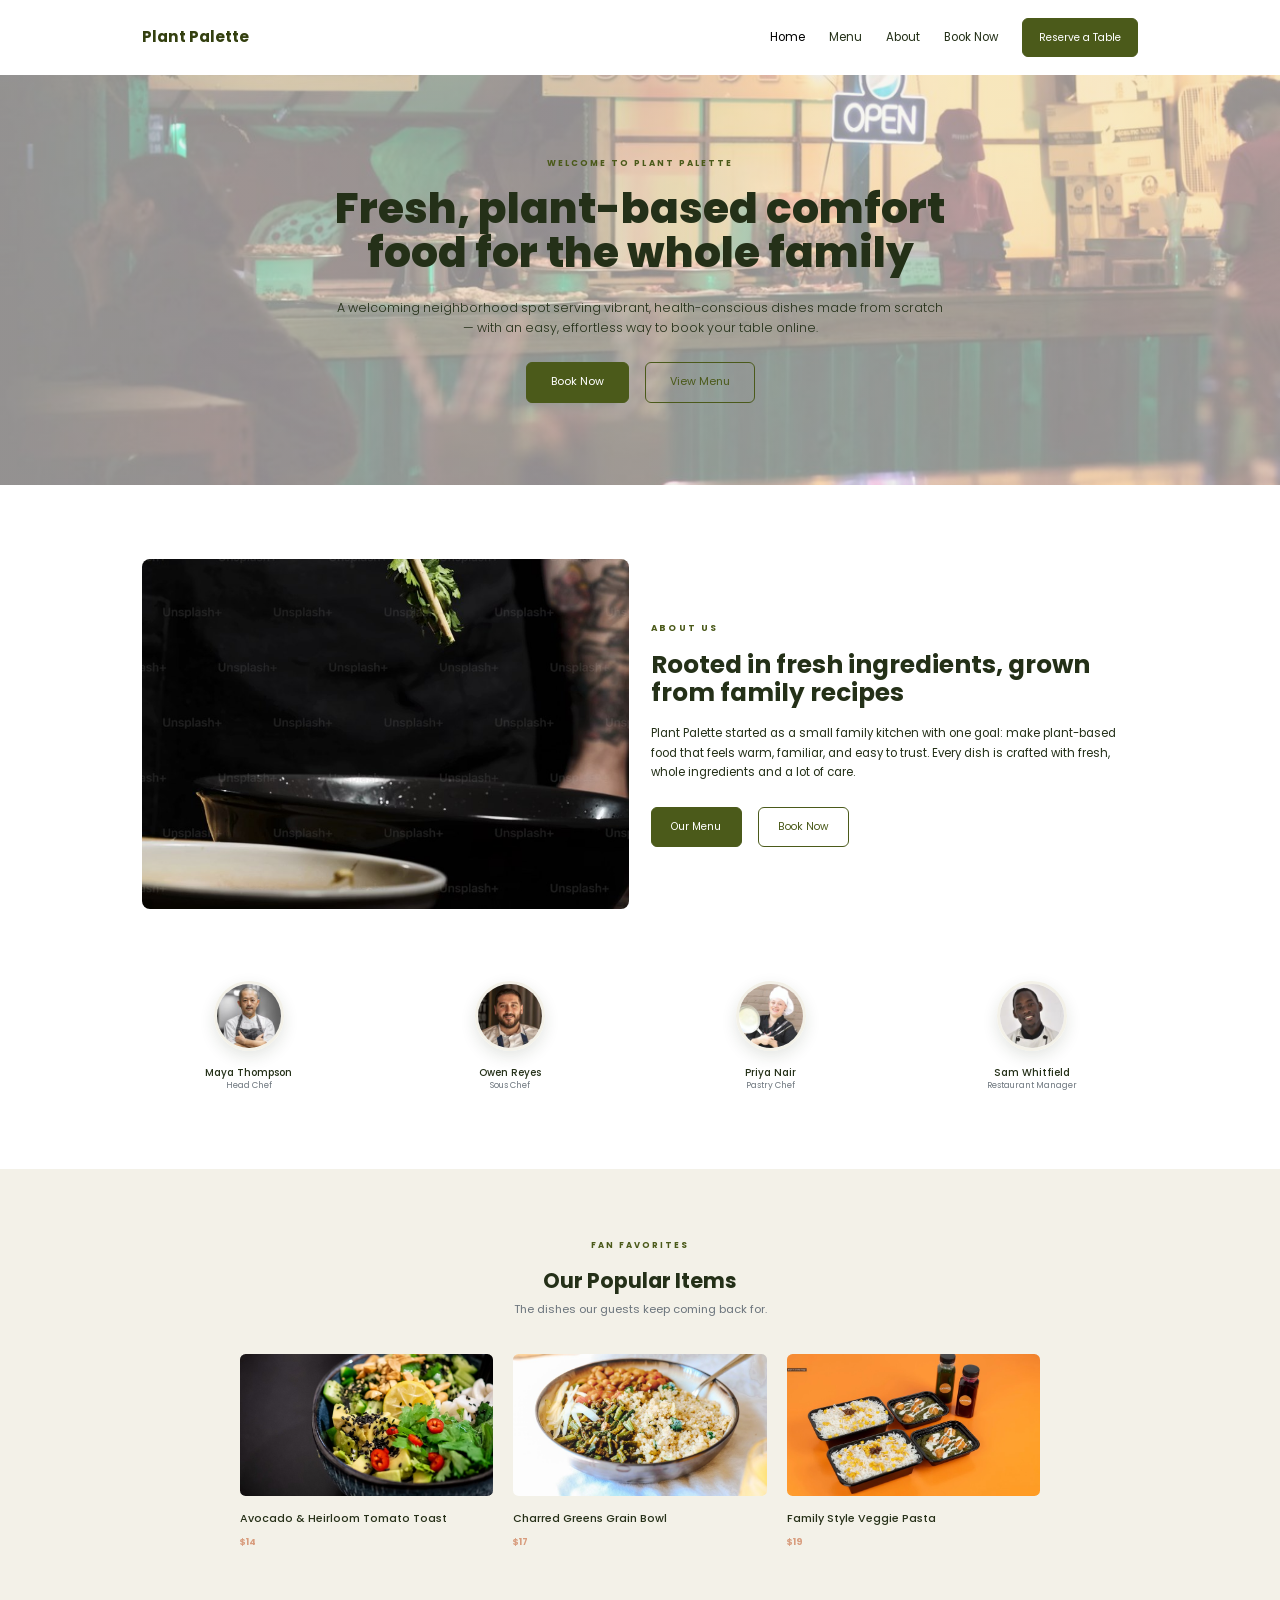
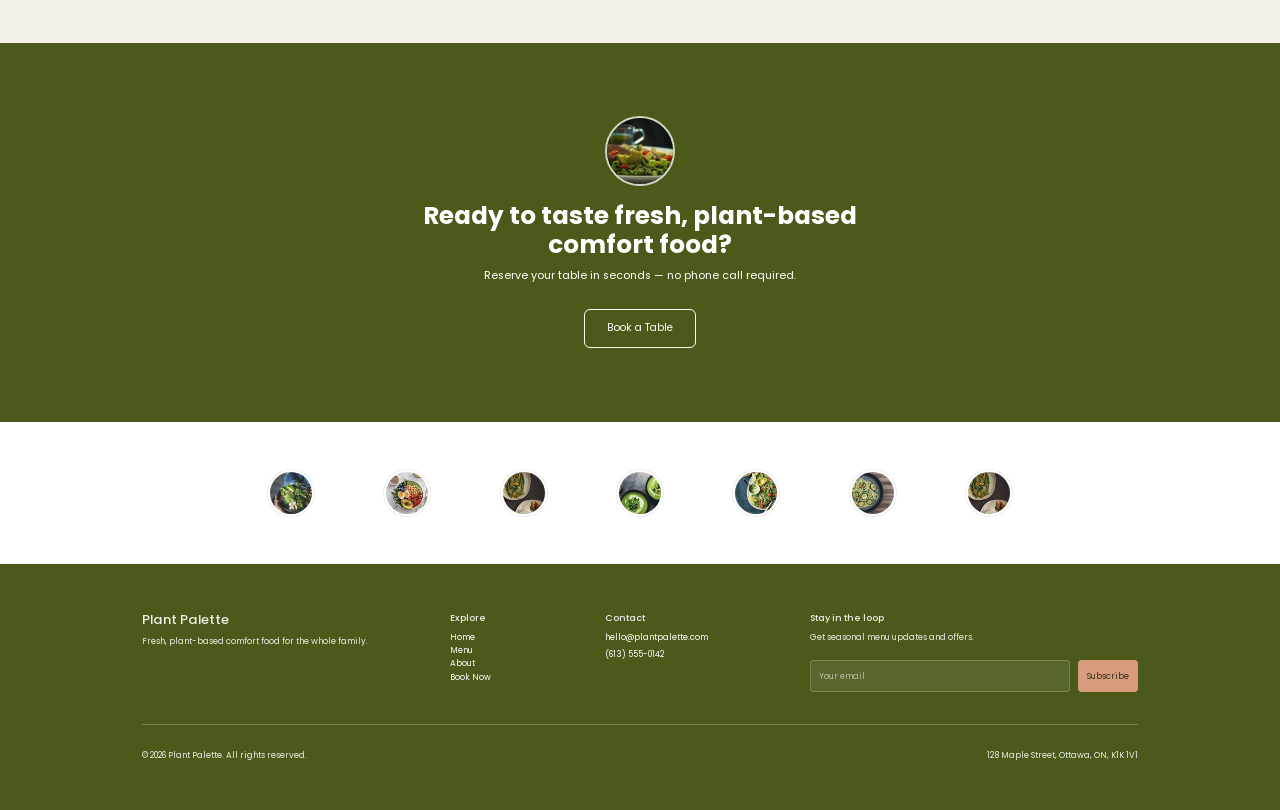
<file: index.html>
<!doctype html>
<html lang="en">
<head>
  <meta charset="utf-8">
  <meta name="viewport" content="width=device-width, initial-scale=1">
  <meta name="description" content="Plant Palette serves fresh, plant-based comfort food for the whole family in Ottawa.">
  <title>Plant Palette | Home</title>
  <link rel="preconnect" href="https://fonts.googleapis.com">
  <link rel="preconnect" href="https://fonts.gstatic.com" crossorigin>
  <link href="https://fonts.googleapis.com/css2?family=Poppins:wght@400;500;600;700;800&display=swap" rel="stylesheet">
  <link href="https://cdn.jsdelivr.net/npm/bootstrap@5.3.3/dist/css/bootstrap.min.css" rel="stylesheet">
  <link rel="stylesheet" href="https://cdnjs.cloudflare.com/ajax/libs/animate.css/4.1.1/animate.min.css">
  <link rel="stylesheet" href="css/style.css">
</head>
<body>
  <a class="skip-link" href="#main-content">Skip to main content</a>

  <header>
    <nav class="navbar navbar-expand-md bg-white py-3" aria-label="Primary navigation">
      <div class="container">
        <a class="navbar-brand" href="index.html">Plant Palette</a>
        <button class="navbar-toggler" type="button" data-bs-toggle="collapse" data-bs-target="#mainNav" aria-controls="mainNav" aria-expanded="false" aria-label="Toggle navigation">
          <span class="navbar-toggler-icon"></span>
        </button>
        <div class="collapse navbar-collapse" id="mainNav">
          <ul class="navbar-nav ms-auto align-items-md-center gap-md-2">
            <li class="nav-item"><a class="nav-link active" aria-current="page" href="index.html">Home</a></li>
            <li class="nav-item"><a class="nav-link" href="menu.html">Menu</a></li>
            <li class="nav-item"><a class="nav-link" href="#about">About</a></li>
            <li class="nav-item"><a class="nav-link" href="booking.html">Book Now</a></li>
            <li class="nav-item ms-md-2"><a class="btn btn-plant" href="booking.html">Reserve a Table</a></li>
          </ul>
        </div>
      </div>
    </nav>
  </header>

  <main id="main-content">
    <section class="hero" aria-labelledby="hero-title">
      <img src="images/hero-800.jpg"
           srcset="images/hero-400.jpg 400w, images/hero-800.jpg 800w, images/hero-1200.jpg 1200w"
           sizes="100vw"
           alt="Neighborhood restaurant storefront at night with an open sign">
      <div class="hero-content animate__animated animate__fadeInUp">
        <p class="eyebrow mb-3">Welcome to Plant Palette</p>
        <h1 id="hero-title">Fresh, plant-based comfort food for the whole family</h1>
        <p class="lead mt-4">A welcoming neighborhood spot serving vibrant, health-conscious dishes made from scratch — with an easy, effortless way to book your table online.</p>
        <div class="d-flex flex-column flex-sm-row gap-3 justify-content-center mt-4">
          <a class="btn btn-plant px-4" href="booking.html">Book Now</a>
          <a class="btn btn-outline-plant px-4" href="menu.html">View Menu</a>
        </div>
      </div>
    </section>

    <section class="section-pad" id="about" aria-labelledby="about-title">
      <div class="container">
        <div class="row g-5 align-items-center">
          <div class="col-lg-5 order-2 order-lg-1" data-aos="fade-right">
            <img class="about-photo"
                 src="images/about-800.jpg"
                 srcset="images/about-400.jpg 400w, images/about-800.jpg 800w, images/about-1200.jpg 1200w"
                 sizes="(max-width: 991px) 100vw, 42vw"
                 alt="Chef plating fresh herbs in a restaurant kitchen">
          </div>
          <div class="col-lg-7 order-1 order-lg-2">
            <p class="eyebrow">About Us</p>
            <h2 class="section-title" id="about-title">Rooted in fresh ingredients, grown from family recipes</h2>
            <p class="mt-3">Plant Palette started as a small family kitchen with one goal: make plant-based food that feels warm, familiar, and easy to trust. Every dish is crafted with fresh, whole ingredients and a lot of care.</p>
            <div class="d-none d-md-flex gap-3 mt-4">
              <a class="btn btn-plant" href="menu.html">Our Menu</a>
              <a class="btn btn-outline-plant" href="booking.html">Book Now</a>
            </div>
          </div>
        </div>

        <div class="row g-4 text-center mt-5 team-grid" aria-label="Our team">
          <div class="col-6 col-md-3">
            <img class="team-photo mb-3" src="images/team-maya-320.jpg" srcset="images/team-maya-160.jpg 160w, images/team-maya-320.jpg 320w" sizes="120px" alt="Portrait of Maya Thompson, head chef">
            <h3 class="h6 mb-0">Maya Thompson</h3><p class="small text-secondary">Head Chef</p>
          </div>
          <div class="col-6 col-md-3">
            <img class="team-photo mb-3" src="images/team-owen-320.jpg" srcset="images/team-owen-160.jpg 160w, images/team-owen-320.jpg 320w" sizes="120px" alt="Portrait of Owen Reyes, sous chef">
            <h3 class="h6 mb-0">Owen Reyes</h3><p class="small text-secondary">Sous Chef</p>
          </div>
          <div class="col-6 col-md-3">
            <img class="team-photo mb-3" src="images/team-priya-320.jpg" srcset="images/team-priya-160.jpg 160w, images/team-priya-320.jpg 320w" sizes="120px" alt="Portrait of Priya Nair, pastry chef">
            <h3 class="h6 mb-0">Priya Nair</h3><p class="small text-secondary">Pastry Chef</p>
          </div>
          <div class="col-6 col-md-3">
            <img class="team-photo mb-3" src="images/team-sam-320.jpg" srcset="images/team-sam-160.jpg 160w, images/team-sam-320.jpg 320w" sizes="120px" alt="Portrait of Sam Whitfield, restaurant manager">
            <h3 class="h6 mb-0">Sam Whitfield</h3><p class="small text-secondary">Restaurant Manager</p>
          </div>
        </div>
      </div>
    </section>

    <section class="section-pad bg-cream popular-section" aria-labelledby="popular-title">
      <div class="container">
        <div class="text-center mb-5">
          <p class="eyebrow">Fan Favorites</p>
          <h2 class="section-title" id="popular-title">Our Popular Items</h2>
          <p class="text-secondary">The dishes our guests keep coming back for.</p>
        </div>
        <div class="row g-4">
          <article class="col-md-4">
            <div class="food-card card h-100">
              <img src="images/toast-800.jpg" srcset="images/toast-400.jpg 400w, images/toast-800.jpg 800w, images/toast-1200.jpg 1200w" sizes="(max-width: 767px) 100vw, 33vw" alt="Fresh plant-based plate with avocado, greens and lime">
              <div class="pt-3"><h3 class="h6">Avocado &amp; Heirloom Tomato Toast</h3><p class="price">$14</p></div>
            </div>
          </article>
          <article class="col-md-4">
            <div class="food-card card h-100">
              <img src="images/bowl-800.jpg" srcset="images/bowl-400.jpg 400w, images/bowl-800.jpg 800w, images/bowl-1200.jpg 1200w" sizes="(max-width: 767px) 100vw, 33vw" alt="Fresh grain bowl with avocado, cucumber, herbs and sesame">
              <div class="pt-3"><h3 class="h6">Charred Greens Grain Bowl</h3><p class="price">$17</p></div>
            </div>
          </article>
          <article class="col-md-4">
            <div class="food-card card h-100">
              <img src="images/pasta-800.jpg" srcset="images/pasta-400.jpg 400w, images/pasta-800.jpg 800w, images/pasta-1200.jpg 1200w" sizes="(max-width: 767px) 100vw, 33vw" alt="Family-style meal trays with rice, green curry and bottled drinks on an orange background">
              <div class="pt-3"><h3 class="h6">Family Style Veggie Pasta</h3><p class="price">$19</p></div>
            </div>
          </article>
        </div>
      </div>
    </section>

    <section class="section-pad bg-olive cta-section" aria-labelledby="cta-title">
      <div class="container">
        <img class="cta-round mb-3" src="images/cta-160.jpg" srcset="images/cta-80.jpg 80w, images/cta-160.jpg 160w" sizes="80px" alt="Small plate of plant-based comfort food with avocado, greens and lime">
        <h2 class="section-title" id="cta-title">Ready to taste fresh, plant-based comfort food?</h2>
        <p class="mb-4">Reserve your table in seconds — no phone call required.</p>
        <a class="btn btn-outline-light px-4" href="booking.html">Book a Table</a>
      </div>
    </section>

    <section class="py-4 bg-white" aria-label="Plant Palette food gallery">
      <div class="container d-flex d-md-none flex-wrap gap-3 justify-content-center gallery-strip">
        <img src="images/mobile-gallery-1-160.jpg" srcset="images/mobile-gallery-1-80.jpg 80w, images/mobile-gallery-1-160.jpg 160w" sizes="80px" alt="Green pasta dish with vegetables">
        <img src="images/mobile-gallery-2-160.jpg" srcset="images/mobile-gallery-2-80.jpg 80w, images/mobile-gallery-2-160.jpg 160w" sizes="80px" alt="Green soup bowls garnished with herbs">
        <img src="images/mobile-gallery-3-160.jpg" srcset="images/mobile-gallery-3-80.jpg 80w, images/mobile-gallery-3-160.jpg 160w" sizes="80px" alt="Fresh salad platter with avocado, peas and tomatoes">
        <img src="images/mobile-gallery-4-160.jpg" srcset="images/mobile-gallery-4-80.jpg 80w, images/mobile-gallery-4-160.jpg 160w" sizes="80px" alt="Pasta plate topped with zucchini slices">
      </div>
      <div class="container d-none d-md-flex d-lg-none flex-wrap gap-3 justify-content-center gallery-strip">
        <img src="images/tablet-gallery-1-160.jpg" srcset="images/tablet-gallery-1-80.jpg 80w, images/tablet-gallery-1-160.jpg 160w" sizes="80px" alt="Green pasta dish with vegetables">
        <img src="images/tablet-gallery-2-160.jpg" srcset="images/tablet-gallery-2-80.jpg 80w, images/tablet-gallery-2-160.jpg 160w" sizes="80px" alt="Green soup bowls garnished with herbs">
        <img src="images/tablet-gallery-3-160.jpg" srcset="images/tablet-gallery-3-80.jpg 80w, images/tablet-gallery-3-160.jpg 160w" sizes="80px" alt="Fresh salad platter with avocado, peas and tomatoes">
        <img src="images/tablet-gallery-4-160.jpg" srcset="images/tablet-gallery-4-80.jpg 80w, images/tablet-gallery-4-160.jpg 160w" sizes="80px" alt="Pasta plate topped with zucchini slices">
        <img src="images/tablet-gallery-5-160.jpg" srcset="images/tablet-gallery-5-80.jpg 80w, images/tablet-gallery-5-160.jpg 160w" sizes="80px" alt="Green pasta dish with vegetables">
      </div>
      <div class="container d-none d-lg-flex flex-wrap gap-3 justify-content-center gallery-strip">
        <img src="images/desktop-gallery-1-160.jpg" srcset="images/desktop-gallery-1-80.jpg 80w, images/desktop-gallery-1-160.jpg 160w" sizes="80px" alt="Green vegetable bowl held in hands">
        <img src="images/desktop-gallery-2-160.jpg" srcset="images/desktop-gallery-2-80.jpg 80w, images/desktop-gallery-2-160.jpg 160w" sizes="80px" alt="Colorful healthy bowl with avocado, berries, chickpeas and egg">
        <img src="images/desktop-gallery-3-160.jpg" srcset="images/desktop-gallery-3-80.jpg 80w, images/desktop-gallery-3-160.jpg 160w" sizes="80px" alt="Green pasta dish with vegetables">
        <img src="images/desktop-gallery-4-160.jpg" srcset="images/desktop-gallery-4-80.jpg 80w, images/desktop-gallery-4-160.jpg 160w" sizes="80px" alt="Green soup bowls garnished with herbs">
        <img src="images/desktop-gallery-5-160.jpg" srcset="images/desktop-gallery-5-80.jpg 80w, images/desktop-gallery-5-160.jpg 160w" sizes="80px" alt="Fresh salad platter with avocado, peas and tomatoes">
        <img src="images/desktop-gallery-6-160.jpg" srcset="images/desktop-gallery-6-80.jpg 80w, images/desktop-gallery-6-160.jpg 160w" sizes="80px" alt="Pasta plate topped with zucchini slices">
        <img src="images/desktop-gallery-7-160.jpg" srcset="images/desktop-gallery-7-80.jpg 80w, images/desktop-gallery-7-160.jpg 160w" sizes="80px" alt="Green pasta dish with vegetables">
      </div>
    </section>
  </main>

  <footer class="py-5">
    <div class="container">
      <div class="row g-4">
        <div class="col-md-4"><h2 class="h5">Plant Palette</h2><p class="small">Fresh, plant-based comfort food for the whole family.</p></div>
        <div class="col-12 col-md-2"><h2 class="h6">Explore</h2><ul class="list-unstyled small"><li><a href="index.html">Home</a></li><li><a href="menu.html">Menu</a></li><li><a href="#about">About</a></li><li><a href="booking.html">Book Now</a></li></ul></div>
        <div class="col-6 col-md-3"><h2 class="h6">Contact</h2><p class="small mb-1"><a href="mailto:hello@plantpalette.com">hello@plantpalette.com</a></p><p class="small"><a href="tel:+16135550142">(613) 555-0142</a></p></div>
        <div class="col-md-3"><h2 class="h6">Stay in the loop</h2><p class="small">Get seasonal menu updates and offers.</p><form class="d-flex flex-column flex-md-row gap-2"><label class="visually-hidden" for="email-home">Your email</label><input class="form-control form-control-sm" id="email-home" type="email" placeholder="Your email"><button class="btn btn-sm" style="background:var(--plant-peach)" type="submit">Subscribe</button></form></div>
      </div>
      <hr class="border-light opacity-25 my-4">
      <div class="d-flex flex-column flex-sm-row justify-content-between gap-2 small"><span>© 2026 Plant Palette. All rights reserved.</span><span>128 Maple Street, Ottawa, ON, K1K 1V1</span></div>
    </div>
  </footer>

  <script src="https://cdn.jsdelivr.net/npm/bootstrap@5.3.3/dist/js/bootstrap.bundle.min.js"></script>
  <script src="js/script.js"></script>
</body>
</html>
</file>
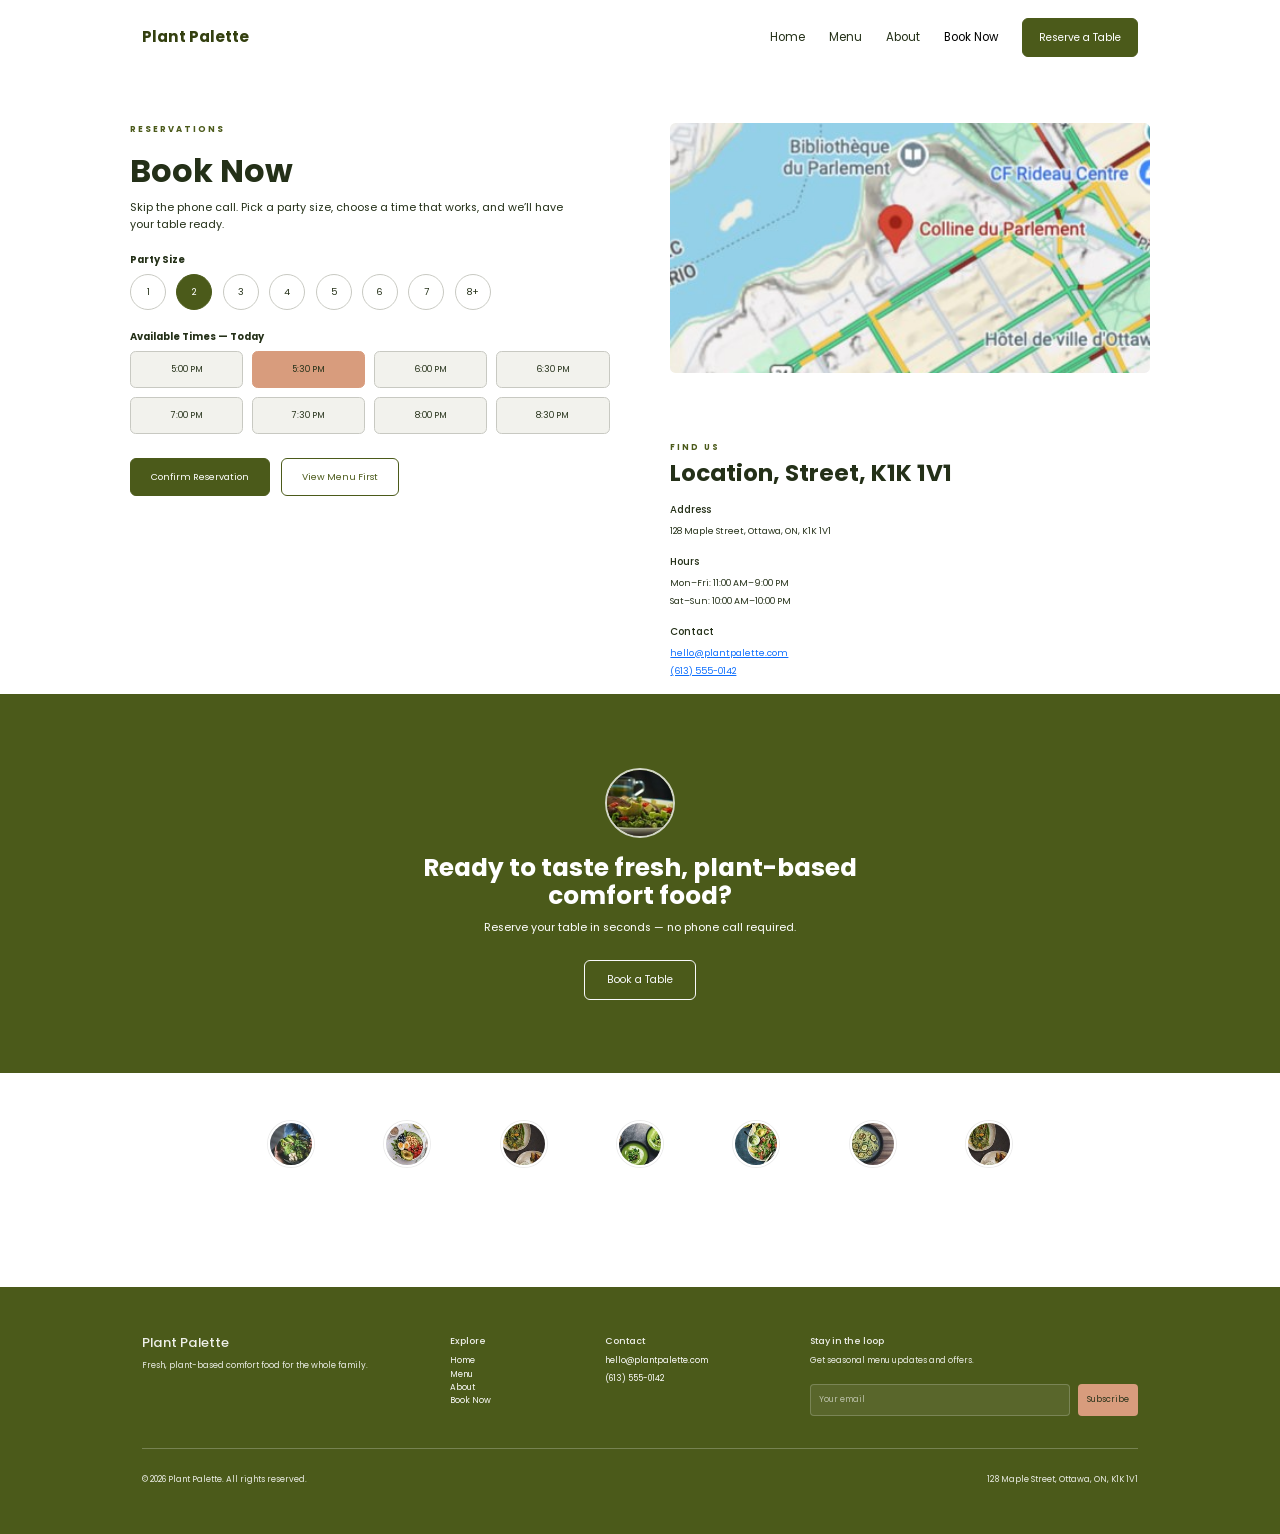
<file: booking.html>
<!doctype html>
<html lang="en">
<head>
  <meta charset="utf-8">
  <meta name="viewport" content="width=device-width, initial-scale=1">
  <meta name="description" content="Choose a party size and time to request a table at Plant Palette in Ottawa.">
  <title>Plant Palette | Book Now</title>
  <link rel="preconnect" href="https://fonts.googleapis.com">
  <link rel="preconnect" href="https://fonts.gstatic.com" crossorigin>
  <link href="https://fonts.googleapis.com/css2?family=Poppins:wght@400;500;600;700;800&display=swap" rel="stylesheet">
  <link href="https://cdn.jsdelivr.net/npm/bootstrap@5.3.3/dist/css/bootstrap.min.css" rel="stylesheet">
  <link rel="stylesheet" href="https://cdnjs.cloudflare.com/ajax/libs/animate.css/4.1.1/animate.min.css">
  <link rel="stylesheet" href="css/style.css">
</head>
<body>
  <a class="skip-link" href="#main-content">Skip to main content</a>
  <header>
    <nav class="navbar navbar-expand-md bg-white py-3" aria-label="Primary navigation">
      <div class="container">
        <a class="navbar-brand" href="index.html">Plant Palette</a>
        <button class="navbar-toggler" type="button" data-bs-toggle="collapse" data-bs-target="#mainNav" aria-controls="mainNav" aria-expanded="false" aria-label="Toggle navigation"><span class="navbar-toggler-icon"></span></button>
        <div class="collapse navbar-collapse" id="mainNav">
          <ul class="navbar-nav ms-auto align-items-md-center gap-md-2">
            <li class="nav-item"><a class="nav-link" href="index.html">Home</a></li>
            <li class="nav-item"><a class="nav-link" href="menu.html">Menu</a></li>
            <li class="nav-item"><a class="nav-link" href="index.html#about">About</a></li>
            <li class="nav-item"><a class="nav-link active" aria-current="page" href="booking.html">Book Now</a></li>
            <li class="nav-item ms-md-2"><a class="btn btn-plant" href="#booking-form">Reserve a Table</a></li>
          </ul>
        </div>
      </div>
    </nav>
  </header>

  <main id="main-content">
    <section class="booking-shell" id="booking-form" aria-labelledby="booking-title">
      <div class="container booking-panel animate__animated animate__fadeInUp">
        <p class="eyebrow">Reservations</p>
        <h1 class="display-4 fw-bold" id="booking-title">Book Now</h1>
        <p>Skip the phone call. Pick a party size, choose a time that works, and we’ll have your table ready.</p>

        <fieldset class="border-0 p-0 mt-4">
          <legend class="h6 fw-bold">Party Size</legend>
          <div class="party-grid" role="group" aria-label="Choose party size">
            <button class="party-btn" type="button" data-party="1">1</button>
            <button class="party-btn active" type="button" data-party="2">2</button>
            <button class="party-btn" type="button" data-party="3">3</button>
            <button class="party-btn" type="button" data-party="4">4</button>
            <button class="party-btn" type="button" data-party="5">5</button>
            <button class="party-btn" type="button" data-party="6">6</button>
            <button class="party-btn" type="button" data-party="7">7</button>
            <button class="party-btn" type="button" data-party="8+">8+</button>
          </div>
        </fieldset>

        <fieldset class="border-0 p-0 mt-4">
          <legend class="h6 fw-bold">Available Times — Today</legend>
          <div class="time-grid" role="group" aria-label="Choose reservation time">
            <button class="time-btn" type="button" data-time="5:00 PM">5:00 PM</button>
            <button class="time-btn active" type="button" data-time="5:30 PM">5:30 PM</button>
            <button class="time-btn" type="button" data-time="6:00 PM">6:00 PM</button>
            <button class="time-btn" type="button" data-time="6:30 PM">6:30 PM</button>
            <button class="time-btn" type="button" data-time="7:00 PM">7:00 PM</button>
            <button class="time-btn" type="button" data-time="7:30 PM">7:30 PM</button>
            <button class="time-btn" type="button" data-time="8:00 PM">8:00 PM</button>
            <button class="time-btn" type="button" data-time="8:30 PM">8:30 PM</button>
            <button class="time-btn" type="button" data-time="9:00 PM">9:00 PM</button>
          </div>
        </fieldset>

        <div class="d-flex flex-column flex-sm-row gap-3 mt-4">
          <button class="btn btn-plant" id="confirm-reservation" type="button">Confirm Reservation</button>
          <a class="btn btn-outline-plant" href="menu.html">View Menu First</a>
        </div>
        <p class="alert alert-success d-none mt-3" id="reservation-result" tabindex="-1" role="status"></p>
      </div>
    </section>

    <section class="section-pad bg-white find-us-section" aria-labelledby="find-us-title">
      <div class="container booking-panel">
        <div class="row g-5 align-items-center">
          <div class="col-lg-7">
            <img class="map-image" src="images/map-800.jpg" srcset="images/map-400.jpg 400w, images/map-800.jpg 800w, images/map-1200.jpg 1200w" sizes="(max-width: 991px) 100vw, 58vw" alt="Map showing a location near Parliament Hill in Ottawa">
          </div>
          <div class="col-lg-5">
            <p class="eyebrow">Find Us</p>
            <h2 class="section-title" id="find-us-title">Location, Street, K1K 1V1</h2>
            <h3 class="h6 mt-4">Address</h3><p>128 Maple Street, Ottawa, ON, K1K 1V1</p>
            <h3 class="h6 mt-4">Hours</h3><p class="mb-1">Mon–Fri: 11:00 AM–9:00 PM</p><p>Sat–Sun: 10:00 AM–10:00 PM</p>
            <h3 class="h6 mt-4">Contact</h3><p class="mb-1"><a href="mailto:hello@plantpalette.com">hello@plantpalette.com</a></p><p><a href="tel:+16135550142">(613) 555-0142</a></p>
          </div>
        </div>
      </div>
    </section>

    <section class="section-pad bg-olive cta-section" aria-labelledby="booking-cta-title">
      <div class="container">
        <img class="cta-round mb-3" src="images/cta-160.jpg" srcset="images/cta-80.jpg 80w, images/cta-160.jpg 160w" sizes="80px" alt="Small plate of plant-based comfort food with avocado, greens and lime">
        <h2 class="section-title" id="booking-cta-title">Ready to taste fresh, plant-based comfort food?</h2>
        <p class="mb-4">Reserve your table in seconds — no phone call required.</p>
        <a class="btn btn-outline-light px-4" href="#booking-form">Book a Table</a>
      </div>
    </section>

    <section class="py-4 bg-white" aria-label="Plant Palette food gallery">
      <div class="container d-flex d-md-none flex-wrap gap-3 justify-content-center gallery-strip">
        <img src="images/mobile-gallery-1-160.jpg" srcset="images/mobile-gallery-1-80.jpg 80w, images/mobile-gallery-1-160.jpg 160w" sizes="80px" alt="Green pasta dish with vegetables">
        <img src="images/mobile-gallery-2-160.jpg" srcset="images/mobile-gallery-2-80.jpg 80w, images/mobile-gallery-2-160.jpg 160w" sizes="80px" alt="Green soup bowls garnished with herbs">
        <img src="images/mobile-gallery-3-160.jpg" srcset="images/mobile-gallery-3-80.jpg 80w, images/mobile-gallery-3-160.jpg 160w" sizes="80px" alt="Fresh salad platter with avocado, peas and tomatoes">
        <img src="images/mobile-gallery-4-160.jpg" srcset="images/mobile-gallery-4-80.jpg 80w, images/mobile-gallery-4-160.jpg 160w" sizes="80px" alt="Pasta plate topped with zucchini slices">
      </div>
      <div class="container d-none d-md-flex d-lg-none flex-wrap gap-3 justify-content-center gallery-strip">
        <img src="images/tablet-gallery-1-160.jpg" srcset="images/tablet-gallery-1-80.jpg 80w, images/tablet-gallery-1-160.jpg 160w" sizes="80px" alt="Green pasta dish with vegetables">
        <img src="images/tablet-gallery-2-160.jpg" srcset="images/tablet-gallery-2-80.jpg 80w, images/tablet-gallery-2-160.jpg 160w" sizes="80px" alt="Green soup bowls garnished with herbs">
        <img src="images/tablet-gallery-3-160.jpg" srcset="images/tablet-gallery-3-80.jpg 80w, images/tablet-gallery-3-160.jpg 160w" sizes="80px" alt="Fresh salad platter with avocado, peas and tomatoes">
        <img src="images/tablet-gallery-4-160.jpg" srcset="images/tablet-gallery-4-80.jpg 80w, images/tablet-gallery-4-160.jpg 160w" sizes="80px" alt="Pasta plate topped with zucchini slices">
        <img src="images/tablet-gallery-5-160.jpg" srcset="images/tablet-gallery-5-80.jpg 80w, images/tablet-gallery-5-160.jpg 160w" sizes="80px" alt="Green pasta dish with vegetables">
      </div>
      <div class="container d-none d-lg-flex flex-wrap gap-3 justify-content-center gallery-strip">
        <img src="images/desktop-gallery-1-160.jpg" srcset="images/desktop-gallery-1-80.jpg 80w, images/desktop-gallery-1-160.jpg 160w" sizes="80px" alt="Green vegetable bowl held in hands">
        <img src="images/desktop-gallery-2-160.jpg" srcset="images/desktop-gallery-2-80.jpg 80w, images/desktop-gallery-2-160.jpg 160w" sizes="80px" alt="Colorful healthy bowl with avocado, berries, chickpeas and egg">
        <img src="images/desktop-gallery-3-160.jpg" srcset="images/desktop-gallery-3-80.jpg 80w, images/desktop-gallery-3-160.jpg 160w" sizes="80px" alt="Green pasta dish with vegetables">
        <img src="images/desktop-gallery-4-160.jpg" srcset="images/desktop-gallery-4-80.jpg 80w, images/desktop-gallery-4-160.jpg 160w" sizes="80px" alt="Green soup bowls garnished with herbs">
        <img src="images/desktop-gallery-5-160.jpg" srcset="images/desktop-gallery-5-80.jpg 80w, images/desktop-gallery-5-160.jpg 160w" sizes="80px" alt="Fresh salad platter with avocado, peas and tomatoes">
        <img src="images/desktop-gallery-6-160.jpg" srcset="images/desktop-gallery-6-80.jpg 80w, images/desktop-gallery-6-160.jpg 160w" sizes="80px" alt="Pasta plate topped with zucchini slices">
        <img src="images/desktop-gallery-7-160.jpg" srcset="images/desktop-gallery-7-80.jpg 80w, images/desktop-gallery-7-160.jpg 160w" sizes="80px" alt="Green pasta dish with vegetables">
      </div>
    </section>
  </main>

  <footer class="py-5">
    <div class="container">
      <div class="row g-4">
        <div class="col-md-4"><h2 class="h5">Plant Palette</h2><p class="small">Fresh, plant-based comfort food for the whole family.</p></div>
        <div class="col-12 col-md-2"><h2 class="h6">Explore</h2><ul class="list-unstyled small"><li><a href="index.html">Home</a></li><li><a href="menu.html">Menu</a></li><li><a href="index.html#about">About</a></li><li><a href="booking.html">Book Now</a></li></ul></div>
        <div class="col-12 col-md-3"><h2 class="h6">Contact</h2><p class="small mb-1"><a href="mailto:hello@plantpalette.com">hello@plantpalette.com</a></p><p class="small"><a href="tel:+16135550142">(613) 555-0142</a></p></div>
        <div class="col-md-3"><h2 class="h6">Stay in the loop</h2><p class="small">Get seasonal menu updates and offers.</p><form class="d-flex flex-column flex-md-row gap-2"><label class="visually-hidden" for="email-book">Your email</label><input class="form-control form-control-sm" id="email-book" type="email" placeholder="Your email"><button class="btn btn-sm" style="background:var(--plant-peach)" type="submit">Subscribe</button></form></div>
      </div>
      <hr class="border-light opacity-25 my-4">
      <div class="d-flex flex-column flex-sm-row justify-content-between gap-2 small"><span>© 2026 Plant Palette. All rights reserved.</span><span>128 Maple Street, Ottawa, ON, K1K 1V1</span></div>
    </div>
  </footer>

  <script src="https://cdn.jsdelivr.net/npm/bootstrap@5.3.3/dist/js/bootstrap.bundle.min.js"></script>
  <script src="js/script.js"></script>
</body>
</html>
</file>
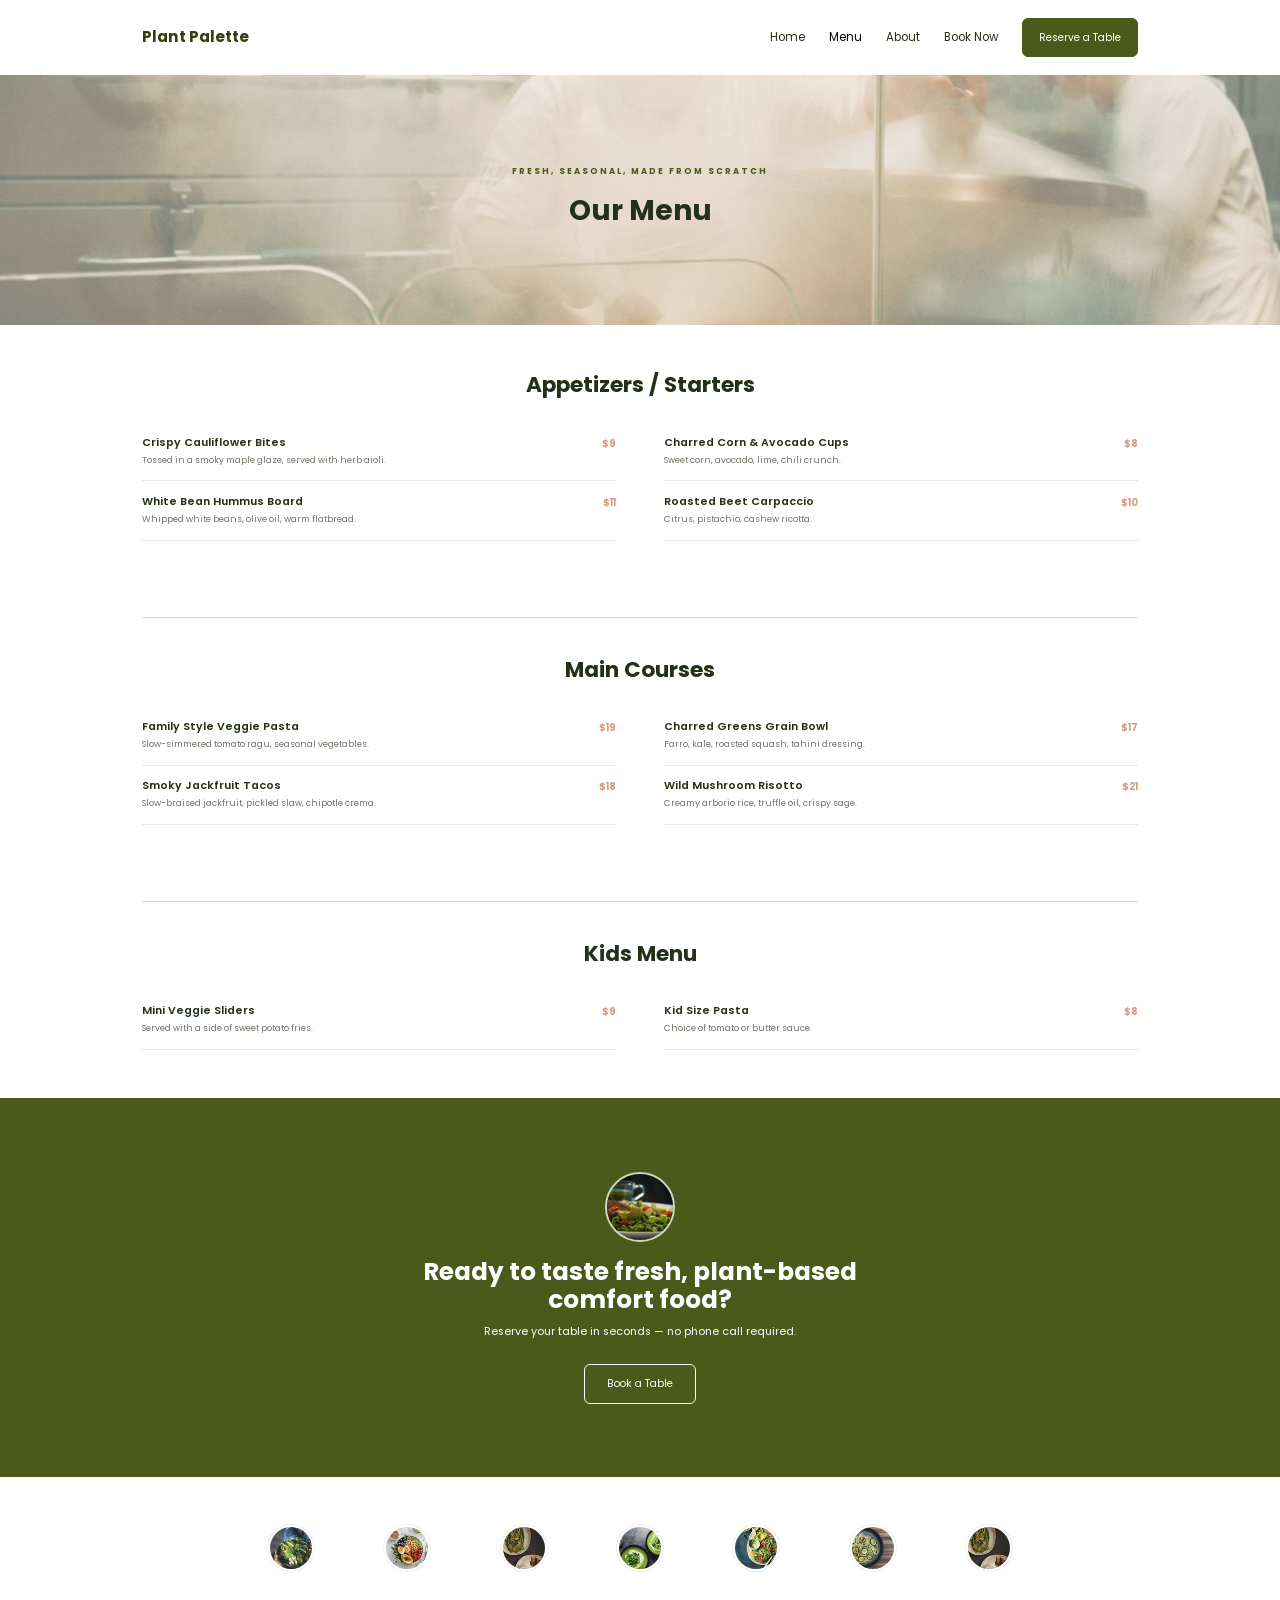
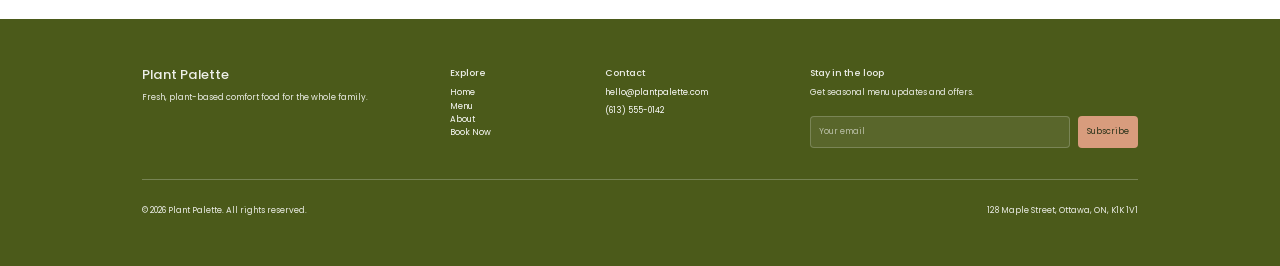
<file: menu.html>
<!doctype html>
<html lang="en">
<head>
  <meta charset="utf-8">
  <meta name="viewport" content="width=device-width, initial-scale=1">
  <meta name="description" content="Explore the fresh, seasonal plant-based menu at Plant Palette in Ottawa.">
  <title>Plant Palette | Menu</title>
  <link rel="preconnect" href="https://fonts.googleapis.com">
  <link rel="preconnect" href="https://fonts.gstatic.com" crossorigin>
  <link href="https://fonts.googleapis.com/css2?family=Poppins:wght@400;500;600;700;800&display=swap" rel="stylesheet">
  <link href="https://cdn.jsdelivr.net/npm/bootstrap@5.3.3/dist/css/bootstrap.min.css" rel="stylesheet">
  <link rel="stylesheet" href="https://cdnjs.cloudflare.com/ajax/libs/animate.css/4.1.1/animate.min.css">
  <link rel="stylesheet" href="css/style.css">
</head>
<body>
  <a class="skip-link" href="#main-content">Skip to main content</a>
  <header>
    <nav class="navbar navbar-expand-md bg-white py-3" aria-label="Primary navigation">
      <div class="container">
        <a class="navbar-brand" href="index.html">Plant Palette</a>
        <button class="navbar-toggler" type="button" data-bs-toggle="collapse" data-bs-target="#mainNav" aria-controls="mainNav" aria-expanded="false" aria-label="Toggle navigation"><span class="navbar-toggler-icon"></span></button>
        <div class="collapse navbar-collapse" id="mainNav">
          <ul class="navbar-nav ms-auto align-items-md-center gap-md-2">
            <li class="nav-item"><a class="nav-link" href="index.html">Home</a></li>
            <li class="nav-item"><a class="nav-link active" aria-current="page" href="menu.html">Menu</a></li>
            <li class="nav-item"><a class="nav-link" href="index.html#about">About</a></li>
            <li class="nav-item"><a class="nav-link" href="booking.html">Book Now</a></li>
            <li class="nav-item ms-md-2"><a class="btn btn-plant" href="booking.html">Reserve a Table</a></li>
          </ul>
        </div>
      </div>
    </nav>
  </header>

  <main id="main-content">
    <section class="menu-hero" aria-labelledby="menu-title">
      <img src="images/menu-hero-800.jpg" srcset="images/menu-hero-400.jpg 400w, images/menu-hero-800.jpg 800w, images/menu-hero-1200.jpg 1200w" sizes="100vw" alt="Plant-based meal trays prepared for service">
      <div class="menu-hero-content animate__animated animate__fadeIn">
        <p class="eyebrow">Fresh, Seasonal, Made From Scratch</p>
        <h1 class="display-4 fw-bold" id="menu-title">Our Menu</h1>
      </div>
    </section>

    <section class="menu-section" aria-labelledby="starters-title">
      <div class="container booking-panel">
        <h2 class="text-center section-title mb-4" id="starters-title">Appetizers / Starters</h2>
        <div class="row g-4">
          <div class="col-md-6">
            <article class="menu-item"><h3>Crispy Cauliflower Bites</h3><p>Tossed in a smoky maple glaze, served with herb aioli.</p><span class="price">$9</span></article>
            <article class="menu-item"><h3>White Bean Hummus Board</h3><p>Whipped white beans, olive oil, warm flatbread.</p><span class="price">$11</span></article>
          </div>
          <div class="col-md-6">
            <article class="menu-item"><h3>Charred Corn &amp; Avocado Cups</h3><p>Sweet corn, avocado, lime, chili crunch.</p><span class="price">$8</span></article>
            <article class="menu-item"><h3>Roasted Beet Carpaccio</h3><p>Citrus, pistachio, cashew ricotta.</p><span class="price">$10</span></article>
          </div>
        </div>
      </div>
    </section>

    <section class="menu-section bg-cream" aria-labelledby="mains-title">
      <div class="container booking-panel">
        <h2 class="text-center section-title mb-4" id="mains-title">Main Courses</h2>
        <div class="row g-4">
          <div class="col-md-6">
            <article class="menu-item"><h3>Family Style Veggie Pasta</h3><p>Slow-simmered tomato ragu, seasonal vegetables.</p><span class="price">$19</span></article>
            <article class="menu-item"><h3>Smoky Jackfruit Tacos</h3><p>Slow-braised jackfruit, pickled slaw, chipotle crema.</p><span class="price">$18</span></article>
          </div>
          <div class="col-md-6">
            <article class="menu-item"><h3>Charred Greens Grain Bowl</h3><p>Farro, kale, roasted squash, tahini dressing.</p><span class="price">$17</span></article>
            <article class="menu-item"><h3>Wild Mushroom Risotto</h3><p>Creamy arborio rice, truffle oil, crispy sage.</p><span class="price">$21</span></article>
          </div>
        </div>
      </div>
    </section>

    <section class="menu-section" aria-labelledby="kids-title">
      <div class="container booking-panel">
        <h2 class="text-center section-title mb-4" id="kids-title">Kids Menu</h2>
        <div class="row g-4">
          <div class="col-md-6"><article class="menu-item"><h3>Mini Veggie Sliders</h3><p>Served with a side of sweet potato fries.</p><span class="price">$9</span></article></div>
          <div class="col-md-6"><article class="menu-item"><h3>Kid Size Pasta</h3><p>Choice of tomato or butter sauce.</p><span class="price">$8</span></article></div>
        </div>
      </div>
    </section>

    <section class="section-pad bg-olive cta-section" aria-labelledby="menu-cta-title">
      <div class="container">
        <img class="cta-round mb-3" src="images/cta-160.jpg" srcset="images/cta-80.jpg 80w, images/cta-160.jpg 160w" sizes="80px" alt="Small plate of plant-based comfort food with avocado, greens and lime">
        <h2 class="section-title" id="menu-cta-title">Ready to taste fresh, plant-based comfort food?</h2>
        <p class="mb-4">Reserve your table in seconds — no phone call required.</p>
        <a class="btn btn-outline-light px-4" href="booking.html">Book a Table</a>
      </div>
    </section>

    <section class="py-4 bg-white" aria-label="Plant Palette food gallery">
      <div class="container d-flex d-md-none flex-wrap gap-3 justify-content-center gallery-strip">
        <img src="images/mobile-gallery-1-160.jpg" srcset="images/mobile-gallery-1-80.jpg 80w, images/mobile-gallery-1-160.jpg 160w" sizes="80px" alt="Green pasta dish with vegetables">
        <img src="images/mobile-gallery-2-160.jpg" srcset="images/mobile-gallery-2-80.jpg 80w, images/mobile-gallery-2-160.jpg 160w" sizes="80px" alt="Green soup bowls garnished with herbs">
        <img src="images/mobile-gallery-3-160.jpg" srcset="images/mobile-gallery-3-80.jpg 80w, images/mobile-gallery-3-160.jpg 160w" sizes="80px" alt="Fresh salad platter with avocado, peas and tomatoes">
        <img src="images/mobile-gallery-4-160.jpg" srcset="images/mobile-gallery-4-80.jpg 80w, images/mobile-gallery-4-160.jpg 160w" sizes="80px" alt="Pasta plate topped with zucchini slices">
      </div>
      <div class="container d-none d-md-flex d-lg-none flex-wrap gap-3 justify-content-center gallery-strip">
        <img src="images/tablet-gallery-1-160.jpg" srcset="images/tablet-gallery-1-80.jpg 80w, images/tablet-gallery-1-160.jpg 160w" sizes="80px" alt="Green pasta dish with vegetables">
        <img src="images/tablet-gallery-2-160.jpg" srcset="images/tablet-gallery-2-80.jpg 80w, images/tablet-gallery-2-160.jpg 160w" sizes="80px" alt="Green soup bowls garnished with herbs">
        <img src="images/tablet-gallery-3-160.jpg" srcset="images/tablet-gallery-3-80.jpg 80w, images/tablet-gallery-3-160.jpg 160w" sizes="80px" alt="Fresh salad platter with avocado, peas and tomatoes">
        <img src="images/tablet-gallery-4-160.jpg" srcset="images/tablet-gallery-4-80.jpg 80w, images/tablet-gallery-4-160.jpg 160w" sizes="80px" alt="Pasta plate topped with zucchini slices">
        <img src="images/tablet-gallery-5-160.jpg" srcset="images/tablet-gallery-5-80.jpg 80w, images/tablet-gallery-5-160.jpg 160w" sizes="80px" alt="Green pasta dish with vegetables">
      </div>
      <div class="container d-none d-lg-flex flex-wrap gap-3 justify-content-center gallery-strip">
        <img src="images/desktop-gallery-1-160.jpg" srcset="images/desktop-gallery-1-80.jpg 80w, images/desktop-gallery-1-160.jpg 160w" sizes="80px" alt="Green vegetable bowl held in hands">
        <img src="images/desktop-gallery-2-160.jpg" srcset="images/desktop-gallery-2-80.jpg 80w, images/desktop-gallery-2-160.jpg 160w" sizes="80px" alt="Colorful healthy bowl with avocado, berries, chickpeas and egg">
        <img src="images/desktop-gallery-3-160.jpg" srcset="images/desktop-gallery-3-80.jpg 80w, images/desktop-gallery-3-160.jpg 160w" sizes="80px" alt="Green pasta dish with vegetables">
        <img src="images/desktop-gallery-4-160.jpg" srcset="images/desktop-gallery-4-80.jpg 80w, images/desktop-gallery-4-160.jpg 160w" sizes="80px" alt="Green soup bowls garnished with herbs">
        <img src="images/desktop-gallery-5-160.jpg" srcset="images/desktop-gallery-5-80.jpg 80w, images/desktop-gallery-5-160.jpg 160w" sizes="80px" alt="Fresh salad platter with avocado, peas and tomatoes">
        <img src="images/desktop-gallery-6-160.jpg" srcset="images/desktop-gallery-6-80.jpg 80w, images/desktop-gallery-6-160.jpg 160w" sizes="80px" alt="Pasta plate topped with zucchini slices">
        <img src="images/desktop-gallery-7-160.jpg" srcset="images/desktop-gallery-7-80.jpg 80w, images/desktop-gallery-7-160.jpg 160w" sizes="80px" alt="Green pasta dish with vegetables">
      </div>
    </section>
  </main>

  <footer class="py-5">
    <div class="container">
      <div class="row g-4">
        <div class="col-md-4"><h2 class="h5">Plant Palette</h2><p class="small">Fresh, plant-based comfort food for the whole family.</p></div>
        <div class="col-12 col-md-2"><h2 class="h6">Explore</h2><ul class="list-unstyled small"><li><a href="index.html">Home</a></li><li><a href="menu.html">Menu</a></li><li><a href="index.html#about">About</a></li><li><a href="booking.html">Book Now</a></li></ul></div>
        <div class="col-12 col-md-3"><h2 class="h6">Contact</h2><p class="small mb-1"><a href="mailto:hello@plantpalette.com">hello@plantpalette.com</a></p><p class="small"><a href="tel:+16135550142">(613) 555-0142</a></p></div>
        <div class="col-md-3"><h2 class="h6">Stay in the loop</h2><p class="small">Get seasonal menu updates and offers.</p><form class="d-flex flex-column flex-md-row gap-2"><label class="visually-hidden" for="email-menu">Your email</label><input class="form-control form-control-sm" id="email-menu" type="email" placeholder="Your email"><button class="btn btn-sm" style="background:var(--plant-peach)" type="submit">Subscribe</button></form></div>
      </div>
      <hr class="border-light opacity-25 my-4">
      <div class="d-flex flex-column flex-sm-row justify-content-between gap-2 small"><span>© 2026 Plant Palette. All rights reserved.</span><span>128 Maple Street, Ottawa, ON, K1K 1V1</span></div>
    </div>
  </footer>

  <script src="https://cdn.jsdelivr.net/npm/bootstrap@5.3.3/dist/js/bootstrap.bundle.min.js"></script>
  <script src="js/script.js"></script>
</body>
</html>
</file>
<file: css/style.css>
:root {
  --bs-primary: #4b5a1a;
  --bs-primary-rgb: 75, 90, 26;
  --bs-body-bg: #ffffff;
  --bs-body-color: #263018;
  --bs-link-color: #4b5a1a;
  --bs-link-hover-color: #2f3a10;
  --plant-olive: #4b5a1a;
  --plant-olive-dark: #344010;
  --plant-cream: #f3f1e8;
  --plant-peach: #d89c7d;
  --plant-ink: #243018;
  --plant-muted: #6f7468;
  --plant-white: #ffffff;
  --radius: 0.5rem;
  --transition: 180ms ease;
}

html { scroll-behavior: smooth; }
body {
  font-family: "Poppins", system-ui, -apple-system, BlinkMacSystemFont, "Segoe UI", sans-serif;
  color: var(--plant-ink);
  background: var(--plant-white);
  line-height: 1.6;
}

.skip-link {
  position: absolute;
  left: 1rem;
  top: -4rem;
  z-index: 2000;
  background: var(--plant-ink);
  color: #fff;
  padding: .75rem 1rem;
  border-radius: .25rem;
}
.skip-link:focus { top: 1rem; }

.navbar-brand { font-weight: 700; color: var(--plant-olive-dark); }
.navbar .nav-link {
  color: var(--plant-ink);
  transition: color var(--transition), transform var(--transition);
}
.navbar .nav-link:hover,
.navbar .nav-link:focus-visible { color: var(--plant-olive); transform: translateY(-1px); }

.btn {
  transition: transform var(--transition), box-shadow var(--transition), background-color var(--transition), color var(--transition), border-color var(--transition);
}
.btn:focus-visible,
a:focus-visible,
.form-control:focus-visible,
.time-btn:focus-visible,
.party-btn:focus-visible {
  outline: 3px solid rgba(216, 156, 125, .7);
  outline-offset: 3px;
}
.btn:hover { transform: translateY(-2px); }
.btn-plant {
  --bs-btn-color: #fff;
  --bs-btn-bg: var(--plant-olive);
  --bs-btn-border-color: var(--plant-olive);
  --bs-btn-hover-color: #fff;
  --bs-btn-hover-bg: var(--plant-olive-dark);
  --bs-btn-hover-border-color: var(--plant-olive-dark);
}
.btn-outline-plant {
  --bs-btn-color: var(--plant-olive);
  --bs-btn-border-color: var(--plant-olive);
  --bs-btn-hover-color: #fff;
  --bs-btn-hover-bg: var(--plant-olive);
  --bs-btn-hover-border-color: var(--plant-olive);
}

.eyebrow {
  text-transform: uppercase;
  letter-spacing: .24em;
  font-size: .72rem;
  font-weight: 700;
  color: var(--plant-olive);
}
.section-title { font-weight: 700; line-height: 1.15; }

.hero {
  min-height: 58vh;
  position: relative;
  display: grid;
  place-items: center;
  overflow: hidden;
  color: var(--plant-ink);
}
.hero::before {
  content: "";
  position: absolute;
  inset: 0;
  background: linear-gradient(rgba(243, 241, 232, .58), rgba(243, 241, 232, .58));
  z-index: 1;
}
.hero > img {
  position: absolute;
  width: 100%;
  height: 100%;
  object-fit: cover;
  inset: 0;
}
.hero-content {
  position: relative;
  z-index: 2;
  max-width: 760px;
  padding: 5rem 1rem;
  text-align: center;
}
.hero h1 { font-weight: 800; font-size: clamp(2rem, 6vw, 4.7rem); line-height: 1.03; }

.section-pad { padding: 4.5rem 0; }
.bg-cream { background: var(--plant-cream); }
.bg-olive { background: var(--plant-olive); color: #fff; }

.about-photo,
.food-card img,
.menu-hero img,
.map-image {
  width: 100%;
  height: auto;
  object-fit: cover;
}
.about-photo { border-radius: var(--radius); }

.team-photo {
  width: 92px;
  height: 92px;
  border-radius: 50%;
  object-fit: cover;
  border: 3px solid var(--plant-cream);
  box-shadow: 0 .35rem 1rem rgba(36, 48, 24, .12);
}

.food-card {
  height: 100%;
  border: 0;
  background: transparent;
}
.food-card img { border-radius: .35rem; aspect-ratio: 4 / 3; }
.food-card .price { color: var(--plant-peach); font-weight: 700; }

.cta-section { text-align: center; }
.cta-round {
  width: 72px;
  height: 72px;
  border-radius: 50%;
  object-fit: cover;
  border: 2px solid rgba(255,255,255,.75);
}

.gallery-strip img {
  width: 58px;
  height: 58px;
  object-fit: cover;
  border-radius: 50%;
  border: 2px solid var(--plant-white);
  box-shadow: 0 0 0 1px rgba(0,0,0,.08);
}

footer { background: var(--plant-olive); color: rgba(255,255,255,.9); }
footer a { color: #fff; text-decoration: none; }
footer a:hover, footer a:focus-visible { color: var(--plant-peach); }
footer .form-control {
  background: rgba(255,255,255,.08);
  border-color: rgba(255,255,255,.2);
  color: #fff;
}
footer .form-control::placeholder { color: rgba(255,255,255,.6); }

.menu-hero {
  position: relative;
  min-height: 280px;
  overflow: hidden;
  display: grid;
  place-items: center;
}
.menu-hero img { position: absolute; inset: 0; height: 100%; }
.menu-hero::after { content: ""; position: absolute; inset: 0; background: rgba(243,241,232,.48); }
.menu-hero-content { position: relative; z-index: 2; text-align: center; }

.menu-section { padding: 3rem 0; }
.menu-group + .menu-group { border-top: 1px solid #d8d8d0; margin-top: 2rem; padding-top: 2rem; }
.menu-item {
  display: grid;
  grid-template-columns: 1fr auto;
  gap: .25rem 1rem;
  padding: .9rem 0;
  border-bottom: 1px solid #ecece6;
}
.menu-item h3 { font-size: 1rem; margin: 0; font-weight: 600; }
.menu-item p { grid-column: 1; margin: 0; color: var(--plant-muted); font-size: .9rem; }
.menu-item .price { grid-column: 2; grid-row: 1 / span 2; align-self: start; color: var(--plant-peach); font-weight: 700; }

.booking-shell { padding: 4rem 0; }
.booking-panel { max-width: 760px; }
.party-grid, .time-grid { display: grid; gap: .6rem; }
.party-grid { grid-template-columns: repeat(5, minmax(44px,1fr)); }
.time-grid { grid-template-columns: repeat(2, minmax(0,1fr)); }
.party-btn, .time-btn {
  border: 1px solid #c8c9c2;
  background: #fff;
  border-radius: 999px;
  padding: .6rem .4rem;
  color: var(--plant-ink);
  transition: all var(--transition);
}
.time-btn { border-radius: .35rem; background: #f2f2ed; }
.party-btn:hover, .time-btn:hover,
.party-btn.active, .time-btn.active {
  background: var(--plant-olive);
  color: #fff;
  border-color: var(--plant-olive);
}
.time-btn.active { background: var(--plant-peach); border-color: var(--plant-peach); color: var(--plant-ink); }
.map-image { border-radius: .35rem; aspect-ratio: 16/9; }

@media (min-width: 576px) {
  .party-grid { grid-template-columns: repeat(9, 1fr); }
  .time-grid { grid-template-columns: repeat(4, 1fr); }
}

@media (min-width: 768px) {
  .section-pad { padding: 6rem 0; }
  .hero { min-height: 66vh; }
  .menu-section { padding: 4.5rem 0; }
}

@media (min-width: 1200px) {
  .container { max-width: 1180px; }
}

@media (min-width: 1800px) {
  html { font-size: 18px; }
  .container { max-width: 1480px; }
}

/* Mobile-only text centering and side spacing */
@media (max-width: 767.98px) {
  .menu-section .booking-panel {
    padding-left: 1.5rem;
    padding-right: 1.5rem;
  }

  .menu-section .section-title,
  .menu-section .menu-item,
  .menu-section .menu-item h3,
  .menu-section .menu-item p,
  .menu-section .menu-item .price {
    text-align: center;
  }

  .menu-section .menu-item {
    display: block;
    padding-left: .75rem;
    padding-right: .75rem;
  }

  .menu-section .menu-item .price {
    display: block;
    margin-top: .35rem;
  }

  .cta-section .container {
    max-width: 22rem;
    padding-left: 1.5rem;
    padding-right: 1.5rem;
  }

  footer .container {
    padding-left: 1.5rem;
    padding-right: 1.5rem;
  }

  footer .row,
  footer .row > div,
  footer .list-unstyled,
  footer .small,
  footer h2,
  footer p,
  footer form,
  footer .d-flex.flex-column.flex-sm-row {
    text-align: center;
  }

  footer form {
    max-width: 22rem;
    margin-left: auto;
    margin-right: auto;
  }
}

/* Match the supplied mobile reference: narrow centered content with comfortable side margins */
@media (max-width: 767.98px) {
  .menu-section .booking-panel {
    max-width: 21rem;
    margin-left: auto;
    margin-right: auto;
    padding-left: 1.75rem;
    padding-right: 1.75rem;
  }

  .menu-section .section-title {
    margin-left: auto;
    margin-right: auto;
  }

  .menu-section .menu-item {
    padding-left: .5rem;
    padding-right: .5rem;
  }

  .cta-section .container {
    max-width: 20rem;
    margin-left: auto;
    margin-right: auto;
    padding-left: 1.75rem;
    padding-right: 1.75rem;
  }

  .cta-section .section-title,
  .cta-section p {
    max-width: 16.5rem;
    margin-left: auto;
    margin-right: auto;
  }

  footer .container {
    max-width: 20rem;
    margin-left: auto;
    margin-right: auto;
    padding-left: 1.75rem;
    padding-right: 1.75rem;
  }

  footer .row,
  footer .row > div,
  footer .list-unstyled,
  footer .small,
  footer h2,
  footer p,
  footer form,
  footer .d-flex.flex-column.flex-sm-row {
    text-align: left;
  }

  footer form {
    max-width: none;
    margin-left: 0;
    margin-right: 0;
  }

  footer .row > div {
    width: 100%;
  }
}


/* Final mobile layout matched to supplied reference screenshots */
@media (max-width: 767.98px) {
  .navbar { padding-top: 1rem !important; padding-bottom: 1rem !important; }
  .navbar .container { max-width: 25rem; padding-left: 1rem; padding-right: 1rem; }
  .navbar-brand { font-size: 1.05rem; }

  .hero { min-height: 31rem; }
  .hero-content { max-width: 23rem; padding: 3.4rem 1.25rem; }
  .hero h1 { font-size: clamp(2rem, 9vw, 2.7rem); }
  .hero .lead { font-size: 1rem; line-height: 1.5; }
  .hero-content .d-flex { width: 100%; }
  .hero-content .btn { width: 100%; padding-top: .9rem; padding-bottom: .9rem; }

  #about > .container,
  .popular-section > .container {
    max-width: 23rem;
    margin-left: auto;
    margin-right: auto;
    padding-left: 1rem;
    padding-right: 1rem;
  }

  #about { padding-top: 2.7rem; padding-bottom: 2.7rem; }
  #about .section-title { font-size: 1.55rem; }
  #about .about-photo { margin-top: .75rem; }
  #about .team-grid { margin-top: 1.75rem !important; }
  #about .team-photo { width: 72px; height: 72px; }
  #about .team-grid h3 { font-size: .9rem; }
  #about .team-grid p { font-size: .8rem; margin-bottom: 0; }

  .popular-section { padding-top: 2.8rem; padding-bottom: 2.8rem; }
  .popular-section .row { --bs-gutter-y: 1.5rem; }
  .popular-section .food-card img { aspect-ratio: 16 / 9; }
  .popular-section .food-card .pt-3 { text-align: left; }

  .menu-section .booking-panel,
  .mobile-menu-match .booking-panel {
    max-width: 23rem;
    margin-left: auto;
    margin-right: auto;
    padding-left: 1rem;
    padding-right: 1rem;
  }
  .menu-section .section-title { text-align: center; margin-bottom: 1.4rem; }
  .menu-section .menu-group + .menu-group { margin-top: 2.25rem; padding-top: 2.25rem; border-top-width: 3px; }
  .menu-section .menu-item {
    display: grid;
    grid-template-columns: 1fr auto;
    gap: .2rem .75rem;
    padding: .9rem 0;
    text-align: left;
  }
  .menu-section .menu-item h3,
  .menu-section .menu-item p { text-align: left; }
  .menu-section .menu-item .price {
    display: block;
    grid-column: 2;
    grid-row: 1 / span 2;
    margin-top: 0;
    text-align: right;
  }

  .booking-shell { padding: 2.8rem 0; }
  .booking-shell .booking-panel,
  .find-us-section .booking-panel {
    max-width: 23rem;
    margin-left: auto;
    margin-right: auto;
    padding-left: 1rem;
    padding-right: 1rem;
  }
  .booking-shell .display-4 { font-size: 2rem; }
  .party-grid { grid-template-columns: repeat(7, minmax(0,1fr)); gap: .45rem; }
  .party-btn { min-width: 0; aspect-ratio: 1; padding: .35rem; }
  .time-grid { grid-template-columns: repeat(3, minmax(0,1fr)); gap: .5rem; }
  .time-btn { padding: .72rem .25rem; font-size: .82rem; }
  .booking-shell .d-flex.flex-column { gap: .75rem !important; }
  .booking-shell .d-flex.flex-column .btn { width: 100%; padding-top: .8rem; padding-bottom: .8rem; }

  .find-us-section { padding-top: 2.5rem; padding-bottom: 2.5rem; }
  .find-us-section .row { --bs-gutter-y: 1.8rem; }
  .find-us-section .map-image { aspect-ratio: 16 / 9; }
  .find-us-section .section-title { font-size: 1.55rem; }

  .cta-section .container { max-width: 20rem; }
  .cta-section .section-title { font-size: 1.35rem; }

  footer .container { max-width: 20rem; }
  footer .row { --bs-gutter-y: 1.4rem; }
  footer .row > div { width: 100%; }
  footer .d-flex.flex-column.flex-sm-row { flex-direction: column !important; }
}

/* Tablet layout: match approved tablet reference without affecting mobile or desktop */
@media (min-width: 768px) and (max-width: 991.98px) {
  /* Shared centered content width used throughout tablet references */
  header .container,
  #about > .container,
  .popular-section > .container,
  .menu-section .booking-panel,
  .booking-shell .booking-panel,
  .find-us-section .booking-panel,
  footer > .container {
    max-width: 440px;
  }

  /* Header */
  .navbar { padding-top: 1.55rem !important; padding-bottom: 1.55rem !important; }
  .navbar-brand { font-size: .95rem; }
  .navbar .nav-link { font-size: .78rem; padding-left: .45rem; padding-right: .45rem; }
  .navbar .btn { font-size: .72rem; padding: .65rem .85rem; }

  /* Home hero */
  .hero { min-height: 305px; }
  .hero-content { max-width: 520px; padding: 2.4rem 1rem; }
  .hero h1 { font-size: 2rem; max-width: 500px; margin-inline: auto; }
  .hero .lead { font-size: .92rem; max-width: 520px; margin-inline: auto; }
  .hero .eyebrow { font-size: .58rem; }
  .hero .btn { font-size: .75rem; padding: .65rem 1.1rem; }

  /* About tablet: image left, copy right, team row below */
  #about { padding: 3.4rem 0; }
  #about .row.g-5 { --bs-gutter-x: 1.25rem; --bs-gutter-y: 0; }
  #about .row.g-5 > div:first-child,
  #about .row.g-5 > div:nth-child(2) {
    flex: 0 0 auto;
    width: 50%;
  }
  #about .row.g-5 > div:first-child { order: 1 !important; }
  #about .row.g-5 > div:nth-child(2) { order: 2 !important; }
  #about .about-photo { height: 174px; object-fit: cover; }
  #about .eyebrow { font-size: .58rem; margin-bottom: .55rem; }
  #about .section-title { font-size: 1.18rem; }
  #about .section-title + p { font-size: .75rem; line-height: 1.65; margin-top: .75rem !important; }
  #about .btn { font-size: .68rem; padding: .65rem 1.2rem; }
  #about .team-grid { margin-top: 1.75rem !important; --bs-gutter-x: .8rem; }
  #about .team-photo { width: 54px; height: 54px; margin-bottom: .55rem !important; }
  #about .team-grid h3 { font-size: .65rem; }
  #about .team-grid p { font-size: .58rem; }

  /* Popular items tablet */
  .popular-section { padding: 3.6rem 0; }
  .popular-section .mb-5 { margin-bottom: 1.6rem !important; }
  .popular-section .eyebrow { font-size: .55rem; }
  .popular-section .section-title { font-size: 1.15rem; }
  .popular-section .text-secondary { font-size: .72rem; }
  .popular-section .row { --bs-gutter-x: .7rem; }
  .popular-section .food-card img { aspect-ratio: 4/3; }
  .popular-section .food-card h3 { font-size: .64rem; line-height: 1.35; }
  .popular-section .food-card .price { font-size: .58rem; }

  /* CTA and gallery tablet */
  .cta-section { padding: 3.7rem 0; }
  .cta-section .container { max-width: 430px; }
  .cta-section .cta-round { width: 48px; height: 48px; }
  .cta-section .section-title { font-size: 1.25rem; max-width: 390px; margin-inline: auto; }
  .cta-section p { font-size: .72rem; max-width: 360px; margin-inline: auto; }
  .cta-section .btn { font-size: .7rem; padding: .6rem 1.15rem !important; }
  .gallery-strip img { width: 42px; height: 42px; }

  /* Tablet footer */
  footer { padding-top: 3.7rem !important; padding-bottom: 2.2rem !important; }
  footer .row { --bs-gutter-x: 1rem; --bs-gutter-y: 1.25rem; }
  footer .row > div:nth-child(1) { flex: 0 0 100%; width: 100%; }
  footer .row > div:nth-child(2) { flex: 0 0 25%; width: 25%; }
  footer .row > div:nth-child(3) { flex: 0 0 45%; width: 45%; }
  footer .row > div:nth-child(4) { flex: 0 0 100%; width: 100%; }
  footer h2.h5 { font-size: .9rem; }
  footer h2.h6 { font-size: .65rem; }
  footer .small { font-size: .58rem; }
  footer form { max-width: 270px; }
  footer .form-control,
  footer .btn { font-size: .58rem; min-height: 30px; }

  /* Menu tablet */
  .menu-hero { min-height: 145px; }
  .menu-hero-content .eyebrow { font-size: .52rem; }
  .menu-hero-content h1 { font-size: 1.65rem !important; }
  .menu-section { padding: 2.5rem 0; }
  .menu-section.bg-cream { background: #fff; }
  .menu-section .section-title { font-size: 1.05rem; margin-bottom: 1.3rem !important; }
  .menu-section .row { --bs-gutter-x: 1.3rem; }
  .menu-section .menu-item { padding: .65rem 0; gap: .15rem .6rem; }
  .menu-section .menu-item h3 { font-size: .64rem; }
  .menu-section .menu-item p { font-size: .55rem; }
  .menu-section .menu-item .price { font-size: .6rem; }
  .menu-section + .menu-section .booking-panel::before {
    content: "";
    display: block;
    border-top: 2px solid #dedfd8;
    margin: -1.2rem 0 2rem;
  }

  /* Booking tablet */
  .booking-shell { padding: 2.6rem 0 1rem; }
  .booking-shell .booking-panel,
  .find-us-section .booking-panel { max-width: 360px; }
  .booking-shell .eyebrow { font-size: .52rem; margin-bottom: .3rem; }
  .booking-shell h1 { font-size: 1.55rem !important; }
  .booking-shell p { font-size: .68rem; line-height: 1.55; }
  .booking-shell legend { font-size: .62rem; }
  .party-grid { grid-template-columns: repeat(8, 1fr); gap: .45rem; }
  .party-btn { min-width: 28px; padding: .42rem .2rem; font-size: .58rem; }
  .time-grid { grid-template-columns: repeat(4, 1fr); gap: .45rem; }
  .time-btn { padding: .55rem .25rem; font-size: .55rem; }
  .booking-shell .d-flex.mt-4 { gap: .5rem !important; }
  .booking-shell .d-flex.mt-4 .btn { font-size: .56rem; padding: .55rem .85rem; }

  .find-us-section { padding: 1.6rem 0 3rem; }
  .find-us-section .row { display: block; }
  .find-us-section .row > div { width: 100%; max-width: 100%; }
  .find-us-section .map-image { width: 100%; aspect-ratio: 16/6; object-fit: cover; }
  .find-us-section .row > div:last-child { margin-top: 1.25rem; }
  .find-us-section .eyebrow { font-size: .5rem; }
  .find-us-section .section-title { font-size: 1.1rem; }
  .find-us-section h3 { font-size: .62rem; margin-top: 1.05rem !important; }
  .find-us-section p,
  .find-us-section a { font-size: .55rem; }
}

/* Tablet booking-only refinement from approved reference.
   Mobile and all other tablet sections remain unchanged. */
@media (min-width: 768px) and (max-width: 991.98px) {
  .booking-shell .time-grid .time-btn:last-child {
    display: none;
  }
}

/* Desktop layout matched to the approved desktop reference screenshots.
   This block starts at Bootstrap's lg breakpoint, so mobile and tablet remain unchanged. */
@media (min-width: 992px) {
  /* Shared desktop content width */
  header .container,
  #about > .container,
  .popular-section > .container,
  .menu-section .booking-panel,
  footer > .container {
    max-width: 1020px;
  }

  /* Desktop header */
  .navbar {
    padding-top: 1.15rem !important;
    padding-bottom: 1.15rem !important;
  }
  .navbar-brand { font-size: .95rem; }
  .navbar .nav-link {
    font-size: .72rem;
    padding-left: .7rem;
    padding-right: .7rem;
  }
  .navbar .btn {
    font-size: .65rem;
    padding: .65rem 1rem;
  }

  /* Home hero */
  .hero { min-height: 410px; }
  .hero-content { max-width: 650px; padding: 3rem 1rem; }
  .hero .eyebrow { font-size: .53rem; }
  .hero h1 {
    font-size: 2.65rem;
    max-width: 650px;
    margin-inline: auto;
  }
  .hero .lead {
    font-size: .78rem;
    line-height: 1.6;
    max-width: 610px;
    margin-inline: auto;
  }
  .hero .btn { font-size: .68rem; padding: .7rem 1.35rem; }

  /* Home About */
  #about { padding: 4.6rem 0 3.8rem; }
  #about > .container { max-width: 1020px; }
  #about .row.g-5 { --bs-gutter-x: 1.4rem; }
  #about .row.g-5 > div:first-child,
  #about .row.g-5 > div:nth-child(2) {
    flex: 0 0 auto;
    width: 50%;
  }
  #about .about-photo {
    height: 350px;
    object-fit: cover;
  }
  #about .eyebrow { font-size: .55rem; }
  #about .section-title { font-size: 1.55rem; max-width: 500px; }
  #about .section-title + p {
    font-size: .72rem;
    line-height: 1.7;
    max-width: 520px;
  }
  #about .btn { font-size: .65rem; padding: .7rem 1.2rem; }
  #about .team-grid {
    margin-top: 3rem !important;
    --bs-gutter-x: 3rem;
  }
  #about .team-photo { width: 70px; height: 70px; }
  #about .team-grid h3 { font-size: .62rem; }
  #about .team-grid p { font-size: .53rem; }

  /* Popular items */
  .popular-section { padding: 4.4rem 0 4.8rem; }
  .popular-section > .container { max-width: 1020px; }
  .popular-section .mb-5 { margin-bottom: 2.2rem !important; }
  .popular-section .eyebrow { font-size: .52rem; }
  .popular-section .section-title { font-size: 1.3rem; }
  .popular-section .text-secondary { font-size: .7rem; }
  .popular-section .row {
    --bs-gutter-x: 1.25rem;
    max-width: 820px;
    margin-left: auto;
    margin-right: auto;
  }
  .popular-section .food-card img { aspect-ratio: 16 / 9; }
  .popular-section .food-card h3 { font-size: .68rem; line-height: 1.35; }
  .popular-section .food-card .price { font-size: .58rem; }

  /* Desktop CTA */
  .cta-section { padding: 4.6rem 0; }
  .cta-section .container { max-width: 620px; }
  .cta-section .cta-round { width: 70px; height: 70px; }
  .cta-section .section-title {
    font-size: 1.55rem;
    max-width: 520px;
    margin-inline: auto;
  }
  .cta-section p {
    font-size: .68rem;
    max-width: 480px;
    margin-inline: auto;
  }
  .cta-section .btn { font-size: .65rem; padding: .68rem 1.35rem !important; }

  /* Desktop gallery */
  main > section[aria-label="Plant Palette food gallery"] { padding-top: 3rem !important; padding-bottom: 3rem !important; }
  .gallery-strip {
    gap: 4.4rem !important;
    max-width: 980px;
  }
  .gallery-strip img { width: 46px; height: 46px; }

  /* Desktop footer */
  footer { padding-top: 3.4rem !important; padding-bottom: 2rem !important; }
  footer > .container { max-width: 1020px; }
  footer .row { --bs-gutter-x: 2rem; align-items: start; }
  footer .row > div:nth-child(1) { flex: 0 0 30%; width: 30%; }
  footer .row > div:nth-child(2) { flex: 0 0 15%; width: 15%; }
  footer .row > div:nth-child(3) { flex: 0 0 20%; width: 20%; }
  footer .row > div:nth-child(4) { flex: 0 0 35%; width: 35%; }
  footer h2.h5 { font-size: .82rem; }
  footer h2.h6 { font-size: .58rem; }
  footer .small { font-size: .52rem; }
  footer form { max-width: 340px; }
  footer .form-control,
  footer .btn { font-size: .52rem; min-height: 32px; }

  /* Desktop Menu page */
  .menu-hero { min-height: 250px; }
  .menu-hero-content .eyebrow { font-size: .52rem; }
  .menu-hero-content h1 { font-size: 1.75rem !important; }
  .menu-section { padding: 3rem 0; }
  .menu-section.bg-cream { background: #fff; }
  .menu-section .booking-panel { max-width: 1020px; }
  .menu-section .section-title { font-size: 1.35rem; margin-bottom: 1.5rem !important; }
  .menu-section .row { --bs-gutter-x: 3rem; }
  .menu-section .menu-item { padding: .85rem 0; }
  .menu-section .menu-item h3 { font-size: .68rem; }
  .menu-section .menu-item p { font-size: .55rem; }
  .menu-section .menu-item .price { font-size: .6rem; }
  .menu-section + .menu-section .booking-panel::before {
    content: "";
    display: block;
    border-top: 1px solid #d7d9d1;
    margin: -1.25rem 0 2.5rem;
  }

  /* Desktop Booking: form left, map/location right */
  body:has(.booking-shell) main {
    display: grid;
    grid-template-columns: minmax(0, 1fr) minmax(0, 1fr);
    column-gap: 3.8rem;
    max-width: 1020px;
    margin: 0 auto;
    padding: 3rem 0 4.5rem;
  }
  body:has(.booking-shell) .booking-shell,
  body:has(.booking-shell) .find-us-section {
    padding: 0;
    background: #fff;
  }
  body:has(.booking-shell) .booking-shell .booking-panel,
  body:has(.booking-shell) .find-us-section .booking-panel {
    max-width: none;
    width: 100%;
    padding-left: 0;
    padding-right: 0;
  }
  .booking-shell .eyebrow { font-size: .52rem; }
  .booking-shell h1 { font-size: 2rem !important; }
  .booking-shell > .booking-panel > p:not(.eyebrow):not(.alert) {
    font-size: .68rem;
    max-width: 440px;
  }
  .booking-shell legend { font-size: .62rem; }
  .booking-shell fieldset { margin-top: 1.3rem !important; }
  .booking-shell .party-grid {
    grid-template-columns: repeat(8, 36px);
    gap: .65rem;
  }
  .booking-shell .party-btn {
    width: 36px;
    height: 36px;
    padding: 0;
    font-size: .58rem;
  }
  .booking-shell .time-grid {
    grid-template-columns: repeat(4, 1fr);
    gap: .55rem;
  }
  .booking-shell .time-btn {
    padding: .65rem .25rem;
    font-size: .55rem;
  }
  .booking-shell .time-grid .time-btn:last-child { display: none; }
  .booking-shell .d-flex.mt-4 { gap: .7rem !important; }
  .booking-shell .d-flex.mt-4 .btn {
    font-size: .58rem;
    padding: .7rem 1.25rem;
  }

  .find-us-section .row {
    display: flex;
    flex-direction: column;
    gap: 1.3rem;
  }
  .find-us-section .row > div { width: 100%; max-width: 100%; }
  .find-us-section .map-image {
    width: 100%;
    height: 250px;
    aspect-ratio: auto;
    object-fit: cover;
  }
  .find-us-section .eyebrow { font-size: .5rem; margin-bottom: .3rem; }
  .find-us-section .section-title { font-size: 1.45rem; }
  .find-us-section h3 { font-size: .62rem; margin-top: 1.1rem !important; }
  .find-us-section p,
  .find-us-section a { font-size: .56rem; }

  body:has(.booking-shell) main > .cta-section,
  body:has(.booking-shell) main > section[aria-label="Plant Palette food gallery"] {
    grid-column: 1 / -1;
    width: 100vw;
    margin-left: calc(50% - 50vw);
  }
}
</file>
